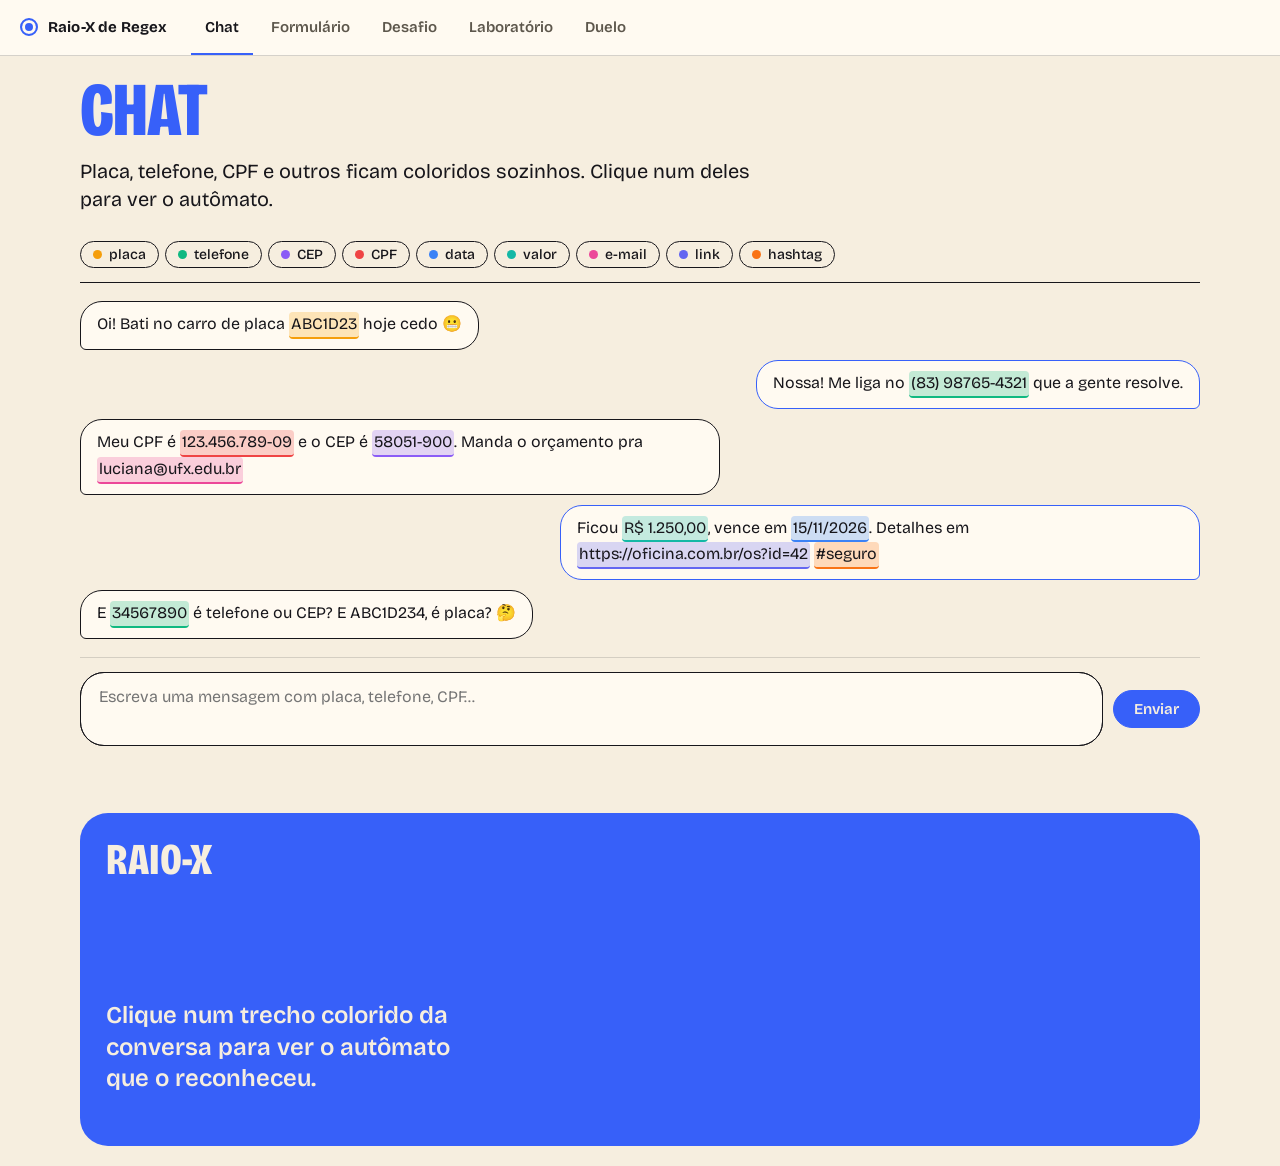
<file: index.html>
<!doctype html>
<html lang="pt-BR">
<head>
  <meta charset="utf-8">
  <meta name="viewport" content="width=device-width, initial-scale=1">
  <title>Raio-X de Regex</title>
  <link rel="preconnect" href="https://fonts.googleapis.com">
  <link rel="preconnect" href="https://fonts.gstatic.com" crossorigin>
  <link href="https://fonts.googleapis.com/css2?family=Atkinson+Hyperlegible+Mono:wght@400;700&family=Bricolage+Grotesque:opsz,wdth,wght@12..96,75..100,400..800&display=swap" rel="stylesheet">
  <link rel="stylesheet" href="src/style.css">
</head>
<body>
  <header class="topo">
    <div class="marca"><span class="logo" aria-hidden="true"></span>Raio-X de Regex</div>
    <nav class="abas" id="abas" role="tablist" aria-label="Abas"></nav>
  </header>
  <main id="conteudo"></main>

  <!-- Motor (cada arquivo pendura suas funções em window.Raio) -->
  <script src="src/parser.js"></script>
  <script src="src/nfa.js"></script>
  <script src="src/backtrack.js"></script>
  <script src="src/explicacao.js"></script>
  <script src="src/dfa.js"></script>
  <script src="src/exemplos.js"></script>
  <script src="src/linguagem.js"></script>
  <script src="src/tabela.js"></script>
  <script src="src/arvore.js"></script>
  <script src="src/contagem.js"></script>
  <!-- Parte 3 (Luciana): aplicações -->
  <script src="src/scanner.js"></script>
  <script src="src/patterns.js"></script>

  <!-- Interface -->
  <script src="src/viz3d.js"></script>
  <script src="src/painel.js"></script>
  <script src="src/duelo.js"></script>
  <script src="src/lab.js"></script>
  <script src="src/raiox.js"></script>
  <script src="src/chat.js"></script>
  <script src="src/form.js"></script>
  <script src="src/desafio.js"></script>
  <script src="src/main.js"></script>
  <script src="src/app.js"></script>
</body>
</html>
</file>
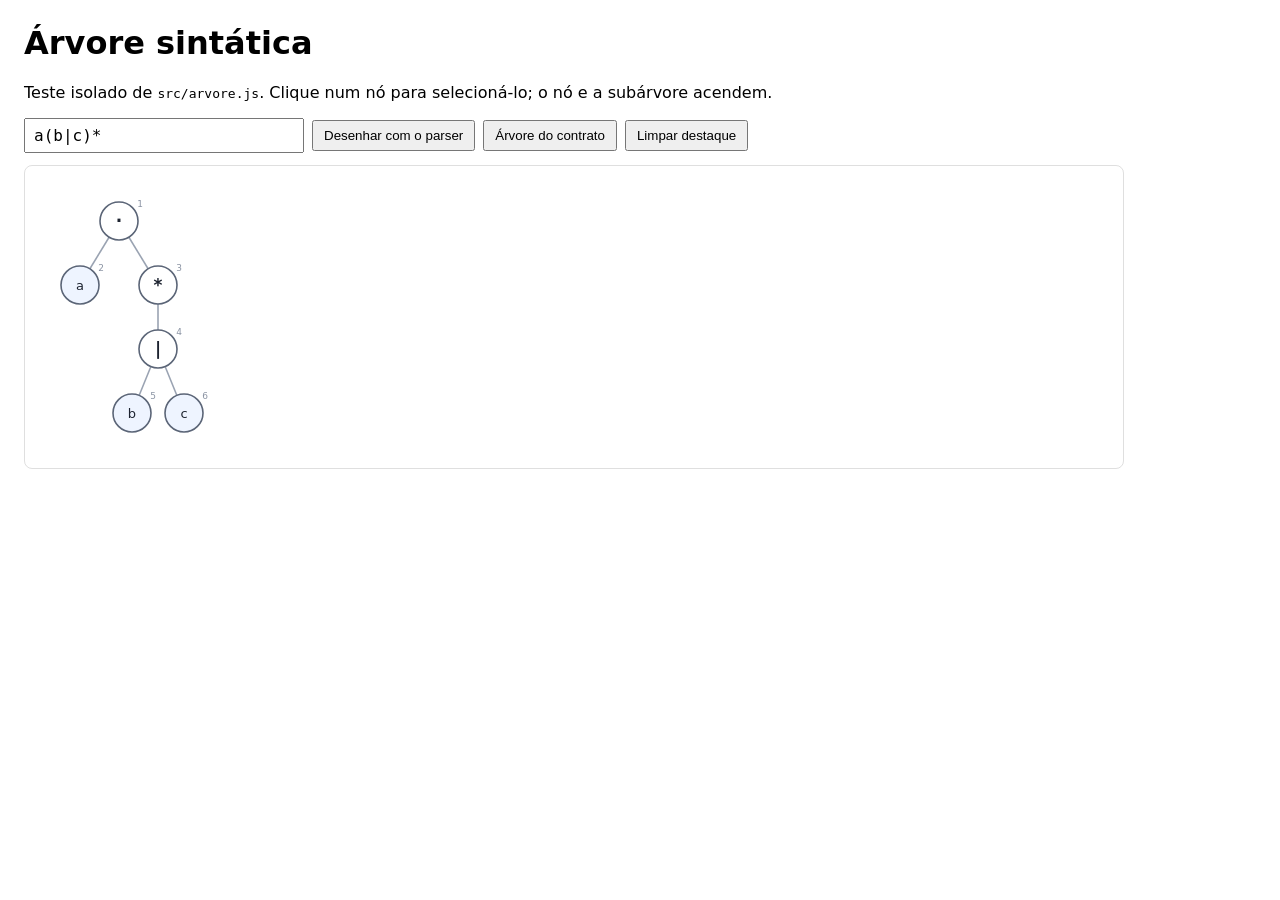
<file: demo-arvore.html>
<!doctype html>
<html lang="pt-BR">
<head>
  <meta charset="utf-8">
  <meta name="viewport" content="width=device-width, initial-scale=1">
  <title>Demo da árvore sintática</title>
  <style>
    :root { color-scheme: light dark; }
    body { font-family: system-ui, sans-serif; margin: 24px; max-width: 1100px; }
    .linha { display: flex; gap: 8px; align-items: center; flex-wrap: wrap; margin-bottom: 12px; }
    input { font: 16px ui-monospace, monospace; padding: 6px 8px; min-width: 260px; }
    button { padding: 6px 10px; }
    #arvore { border: 1px solid #8884; border-radius: 8px; padding: 8px; }
    #saida { font-family: ui-monospace, monospace; margin-top: 12px; white-space: pre-wrap; }
    .erro { color: #d33; }
  </style>
</head>
<body>
  <h1>Árvore sintática</h1>
  <p>Teste isolado de <code>src/arvore.js</code>. Clique num nó para selecioná-lo; o nó e a subárvore acendem.</p>

  <div class="linha">
    <input id="er" value="a(b|c)*" aria-label="Expressão regular">
    <button id="desenhar">Desenhar com o parser</button>
    <button id="exemplo">Árvore do contrato</button>
    <button id="limpar">Limpar destaque</button>
  </div>
  <div id="arvore"></div>
  <div id="saida"></div>

  <script src="src/parser.js"></script>
  <script src="src/dfa.js"></script>
  <script src="src/arvore.js"></script>
  <script>
    // Árvore de a(b|c)* escrita à mão, igual à do docs/CONTRATOS.md.
    const EXEMPLO = {
      id: 1, t: 'cat', trecho: [0, 7],
      a: { id: 2, t: 'char', set: new Set(['a']), trecho: [0, 1] },
      b: { id: 3, t: 'star', trecho: [1, 7],
        a: { id: 4, t: 'alt', trecho: [2, 5],
          a: { id: 5, t: 'char', set: new Set(['b']), trecho: [2, 3] },
          b: { id: 6, t: 'char', set: new Set(['c']), trecho: [4, 5] } } },
    };

    const caixa = document.getElementById('arvore');
    const saida = document.getElementById('saida');
    let arv = null;

    function mostrar(ast, er) {
      arv = Raio.montarArvore(caixa, ast, {
        er,
        aoSelecionar(id, subarvore) {
          arv.destacar(subarvore);
          saida.textContent = `aoSelecionar(${id}) → subárvore: [${subarvore.join(', ')}]`;
        },
      });
      saida.textContent = '';
    }

    document.getElementById('exemplo').onclick = () => {
      document.getElementById('er').value = 'a(b|c)*';
      mostrar(EXEMPLO, 'a(b|c)*');
    };
    document.getElementById('desenhar').onclick = () => {
      const er = document.getElementById('er').value;
      try { mostrar(Raio.parse(er), er); }
      catch (e) { saida.innerHTML = `<span class="erro">${e.message}</span>`; }
    };
    document.getElementById('er').onkeydown = (e) => { if (e.key === 'Enter') document.getElementById('desenhar').click(); };
    document.getElementById('limpar').onclick = () => { arv && arv.destacar([]); saida.textContent = ''; };

    mostrar(EXEMPLO, 'a(b|c)*');
  </script>
</body>
</html>
</file>
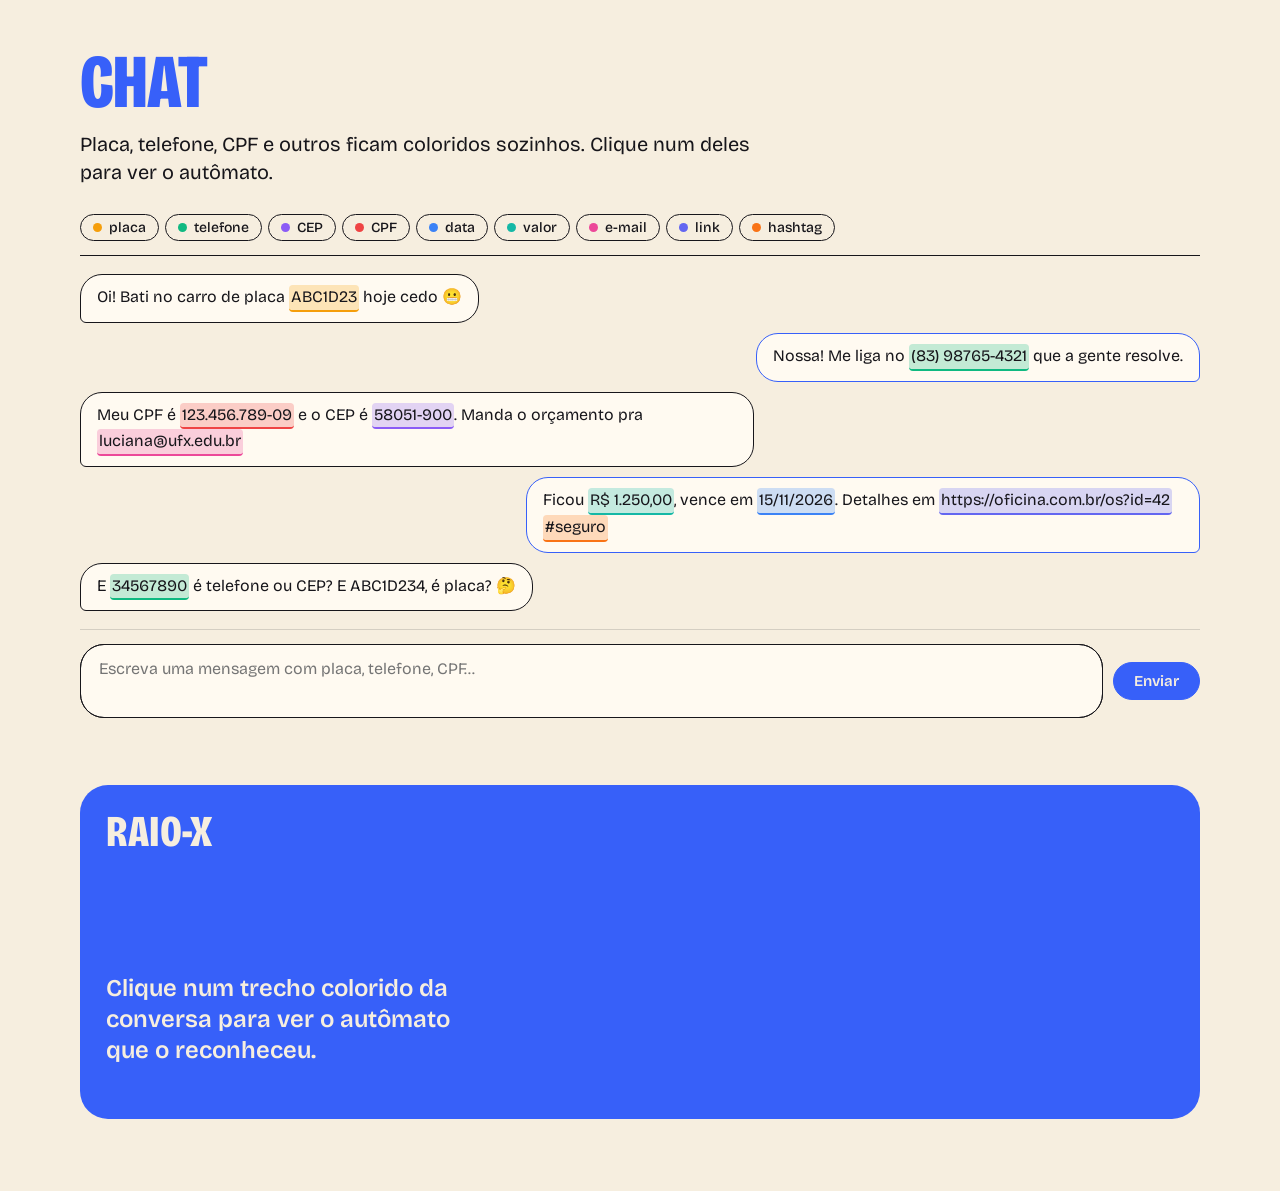
<file: demo-chat.html>
<!doctype html>
<html lang="pt-BR">
<head>
  <meta charset="utf-8">
  <meta name="viewport" content="width=device-width, initial-scale=1">
  <title>Chat · Raio-X Regex</title>
  <link rel="preconnect" href="https://fonts.googleapis.com">
  <link rel="preconnect" href="https://fonts.gstatic.com" crossorigin>
  <link href="https://fonts.googleapis.com/css2?family=Atkinson+Hyperlegible+Mono:wght@400;700&family=Bricolage+Grotesque:opsz,wdth,wght@12..96,75..100,400..800&display=swap" rel="stylesheet">
  <style>
    :root { color-scheme: light; }
    body { margin: 0; padding: 48px 20px; background: #f6eedf; color: #17161b; }
    @media (prefers-color-scheme: dark) {
      :root:not([data-tema="claro"]) { color-scheme: dark; }
      :root:not([data-tema="claro"]) body { background: #17161b; color: #f6eedf; }
    }
    #log { font: 14px ui-monospace, monospace; margin: 24px auto 0; max-width: 1120px; opacity: 0.6; }
    #log.erro { color: #c2261d; opacity: 1; white-space: pre-wrap; }
  </style>
</head>
<body>
  <main id="aba"></main>
  <div id="log"></div>

  <!-- Motor (Partes 1 e 2) -->
  <script src="src/parser.js"></script>
  <script src="src/nfa.js"></script>
  <script src="src/dfa.js"></script>
  <script src="src/exemplos.js"></script>
  <!-- Desenho 3D (Parte 4, do Pierre). Se o arquivo ainda não existir, o raio-x usa a fita 2D. -->
  <script src="src/viz3d.js"></script>
  <!-- Parte 3 (Luciana) -->
  <script src="src/scanner.js"></script>
  <script src="src/patterns.js"></script>
  <script src="src/contagem.js"></script>
  <script src="src/raiox.js"></script>
  <script src="src/chat.js"></script>
  <script>
    // Enquanto o main.js não existe, a página liga o motor aqui mesmo:
    // ER → árvore → AFN → AFD → AFD mínimo.
    const compilar = (er) => Raio.minimizar(Raio.afnParaAFD(Raio.construirAFN(Raio.parse(er))));
    const log = document.getElementById('log');
    try {
      Raio.montarChat(document.getElementById('aba'), {
        varrer: Raio.varrer, compilar,
        aoClicar(padrao, trecho) { log.textContent = 'aoClicar(' + padrao.nome + ', "' + trecho + '")'; },
      });
    } catch (e) {
      log.className = 'erro';
      log.textContent = String(e.stack || e);
    }
  </script>
</body>
</html>
</file>
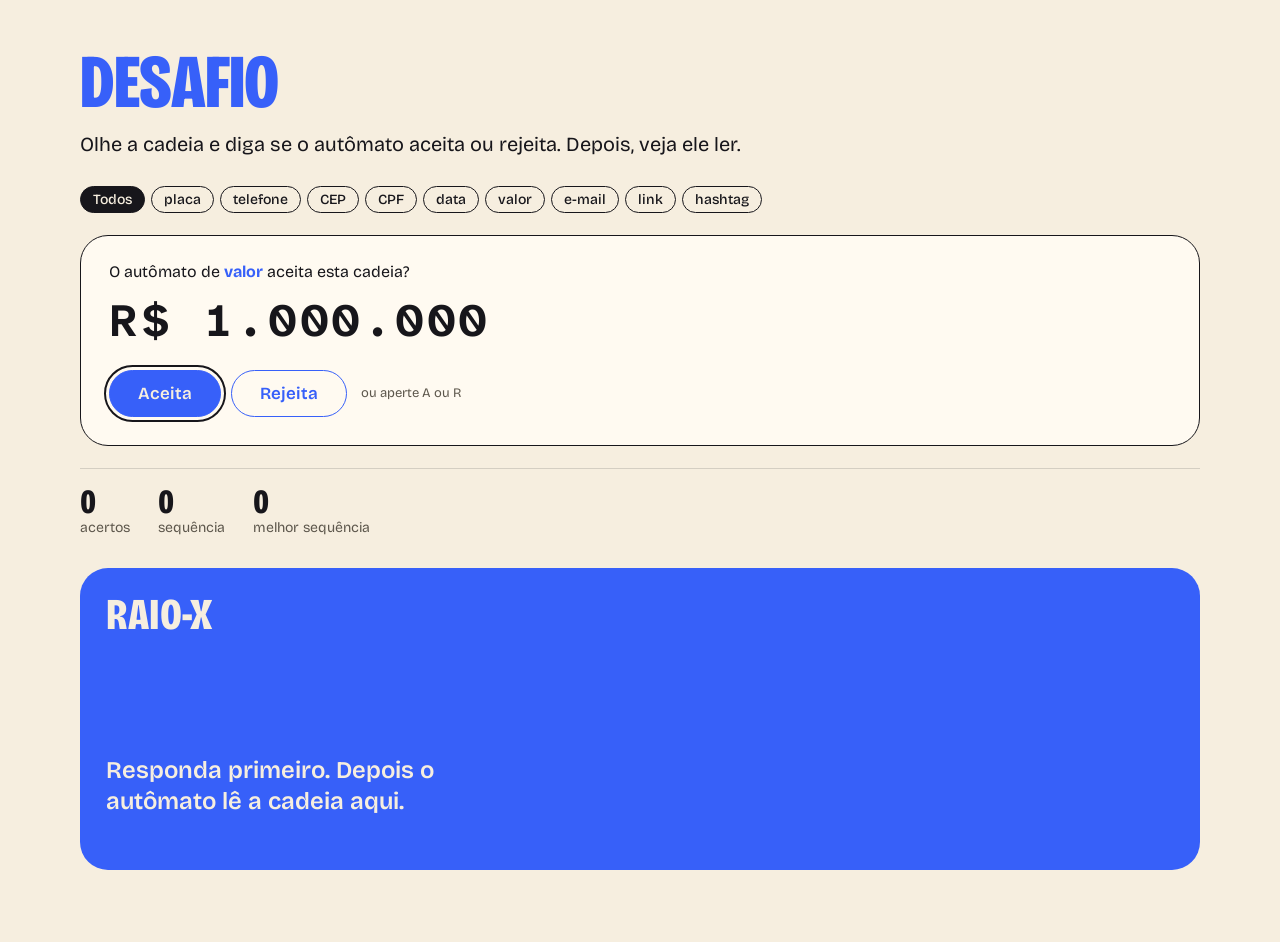
<file: demo-desafio.html>
<!doctype html>
<html lang="pt-BR">
<head>
  <meta charset="utf-8">
  <meta name="viewport" content="width=device-width, initial-scale=1">
  <title>Desafio · Raio-X Regex</title>
  <link rel="preconnect" href="https://fonts.googleapis.com">
  <link rel="preconnect" href="https://fonts.gstatic.com" crossorigin>
  <link href="https://fonts.googleapis.com/css2?family=Atkinson+Hyperlegible+Mono:wght@400;700&family=Bricolage+Grotesque:opsz,wdth,wght@12..96,75..100,400..800&display=swap" rel="stylesheet">
  <style>
    :root { color-scheme: light; }
    body { margin: 0; padding: 48px 20px; background: #f6eedf; color: #17161b; }
    @media (prefers-color-scheme: dark) {
      :root:not([data-tema="claro"]) { color-scheme: dark; }
      :root:not([data-tema="claro"]) body { background: #17161b; color: #f6eedf; }
    }
    #log { font: 14px ui-monospace, monospace; margin: 24px auto 0; max-width: 1120px; opacity: 0.6; }
    #log.erro { color: #c2261d; opacity: 1; white-space: pre-wrap; }
  </style>
</head>
<body>
  <main id="aba"></main>
  <div id="log"></div>

  <!-- Motor (Partes 1 e 2) -->
  <script src="src/parser.js"></script>
  <script src="src/nfa.js"></script>
  <script src="src/dfa.js"></script>
  <script src="src/exemplos.js"></script>
  <!-- Desenho 3D (Parte 4, do Pierre). Se o arquivo ainda não existir, o raio-x usa a fita 2D. -->
  <script src="src/viz3d.js"></script>
  <!-- Parte 3 (Luciana) -->
  <script src="src/scanner.js"></script>
  <script src="src/patterns.js"></script>
  <script src="src/contagem.js"></script>
  <script src="src/raiox.js"></script>
  <script src="src/desafio.js"></script>
  <script>
    // Enquanto o main.js não existe, a página liga o motor aqui mesmo:
    // ER → árvore → AFN → AFD → AFD mínimo.
    const compilar = (er) => Raio.minimizar(Raio.afnParaAFD(Raio.construirAFN(Raio.parse(er))));
    const log = document.getElementById('log');
    try {
      Raio.montarDesafio(document.getElementById('aba'), {
        gerarExemplos: Raio.gerarExemplos, executarAFD: Raio.executarAFD, compilar,
      });
    } catch (e) {
      log.className = 'erro';
      log.textContent = String(e.stack || e);
    }
  </script>
</body>
</html>
</file>
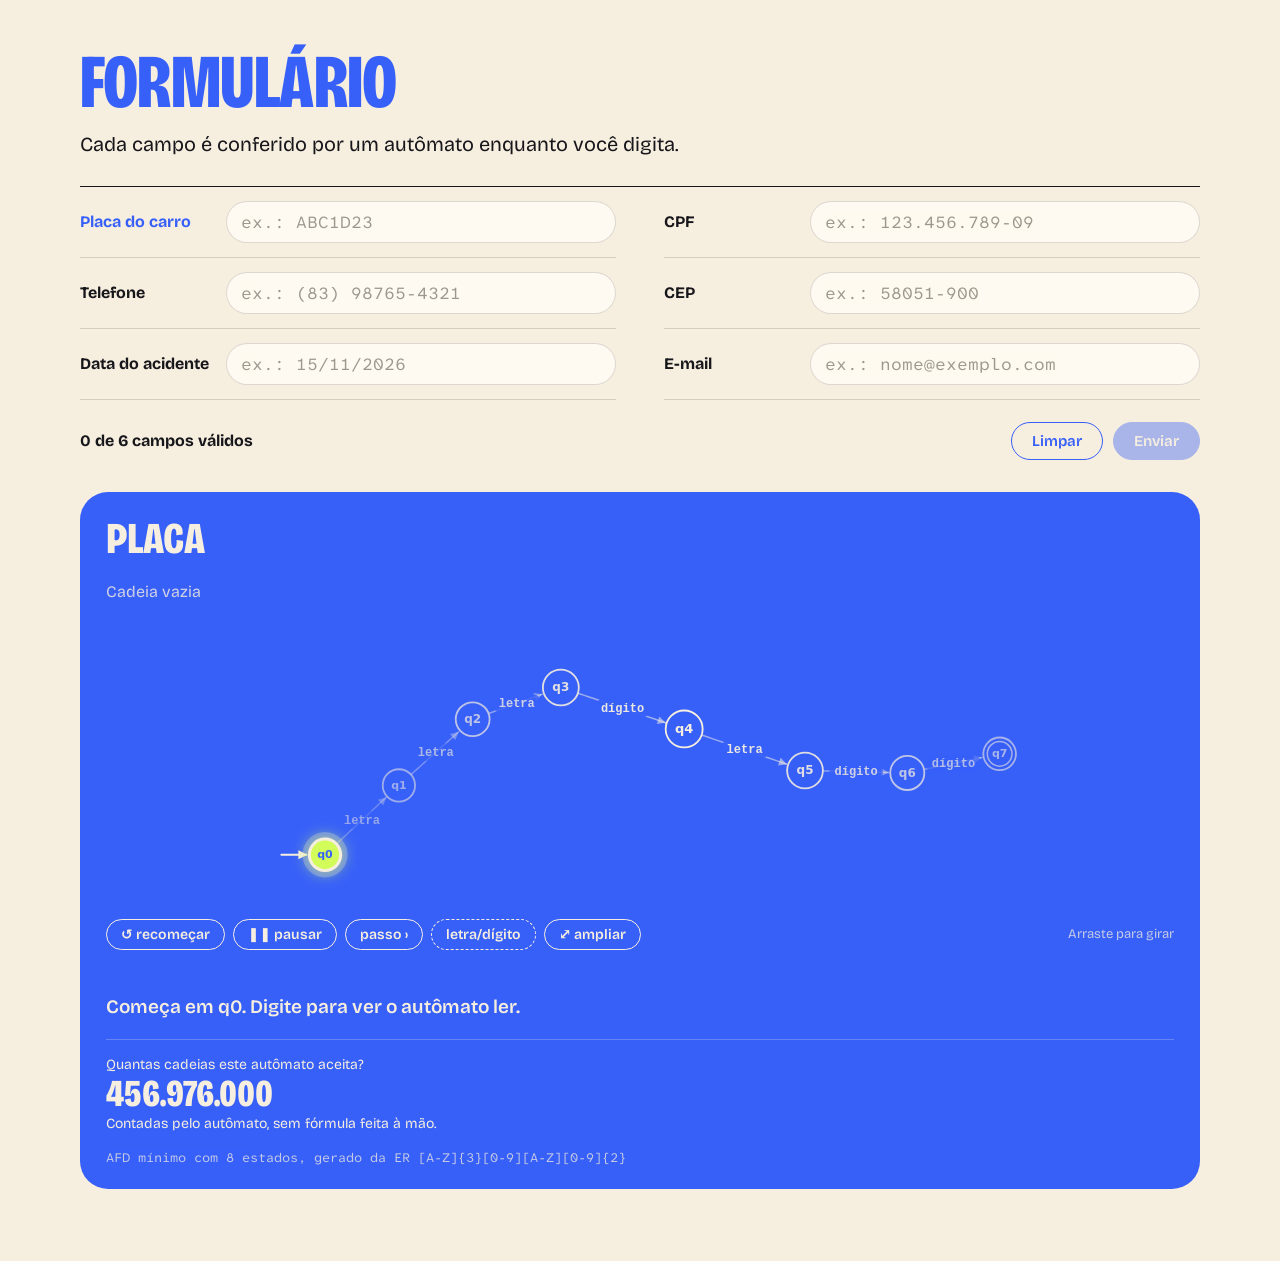
<file: demo-form.html>
<!doctype html>
<html lang="pt-BR">
<head>
  <meta charset="utf-8">
  <meta name="viewport" content="width=device-width, initial-scale=1">
  <title>Formulário · Raio-X Regex</title>
  <link rel="preconnect" href="https://fonts.googleapis.com">
  <link rel="preconnect" href="https://fonts.gstatic.com" crossorigin>
  <link href="https://fonts.googleapis.com/css2?family=Atkinson+Hyperlegible+Mono:wght@400;700&family=Bricolage+Grotesque:opsz,wdth,wght@12..96,75..100,400..800&display=swap" rel="stylesheet">
  <style>
    :root { color-scheme: light; }
    body { margin: 0; padding: 48px 20px; background: #f6eedf; color: #17161b; }
    @media (prefers-color-scheme: dark) {
      :root:not([data-tema="claro"]) { color-scheme: dark; }
      :root:not([data-tema="claro"]) body { background: #17161b; color: #f6eedf; }
    }
    #log { font: 14px ui-monospace, monospace; margin: 24px auto 0; max-width: 1120px; opacity: 0.6; }
    #log.erro { color: #c2261d; opacity: 1; white-space: pre-wrap; }
  </style>
</head>
<body>
  <main id="aba"></main>
  <div id="log"></div>

  <!-- Motor (Partes 1 e 2) -->
  <script src="src/parser.js"></script>
  <script src="src/nfa.js"></script>
  <script src="src/dfa.js"></script>
  <script src="src/exemplos.js"></script>
  <!-- Desenho 3D (Parte 4, do Pierre). Se o arquivo ainda não existir, o raio-x usa a fita 2D. -->
  <script src="src/viz3d.js"></script>
  <!-- Parte 3 (Luciana) -->
  <script src="src/scanner.js"></script>
  <script src="src/patterns.js"></script>
  <script src="src/contagem.js"></script>
  <script src="src/raiox.js"></script>
  <script src="src/form.js"></script>
  <script>
    // Enquanto o main.js não existe, a página liga o motor aqui mesmo:
    // ER → árvore → AFN → AFD → AFD mínimo.
    const compilar = (er) => Raio.minimizar(Raio.afnParaAFD(Raio.construirAFN(Raio.parse(er))));
    const log = document.getElementById('log');
    try {
      Raio.montarForm(document.getElementById('aba'), { executarAFD: Raio.executarAFD, compilar });
    } catch (e) {
      log.className = 'erro';
      log.textContent = String(e.stack || e);
    }
  </script>
</body>
</html>
</file>
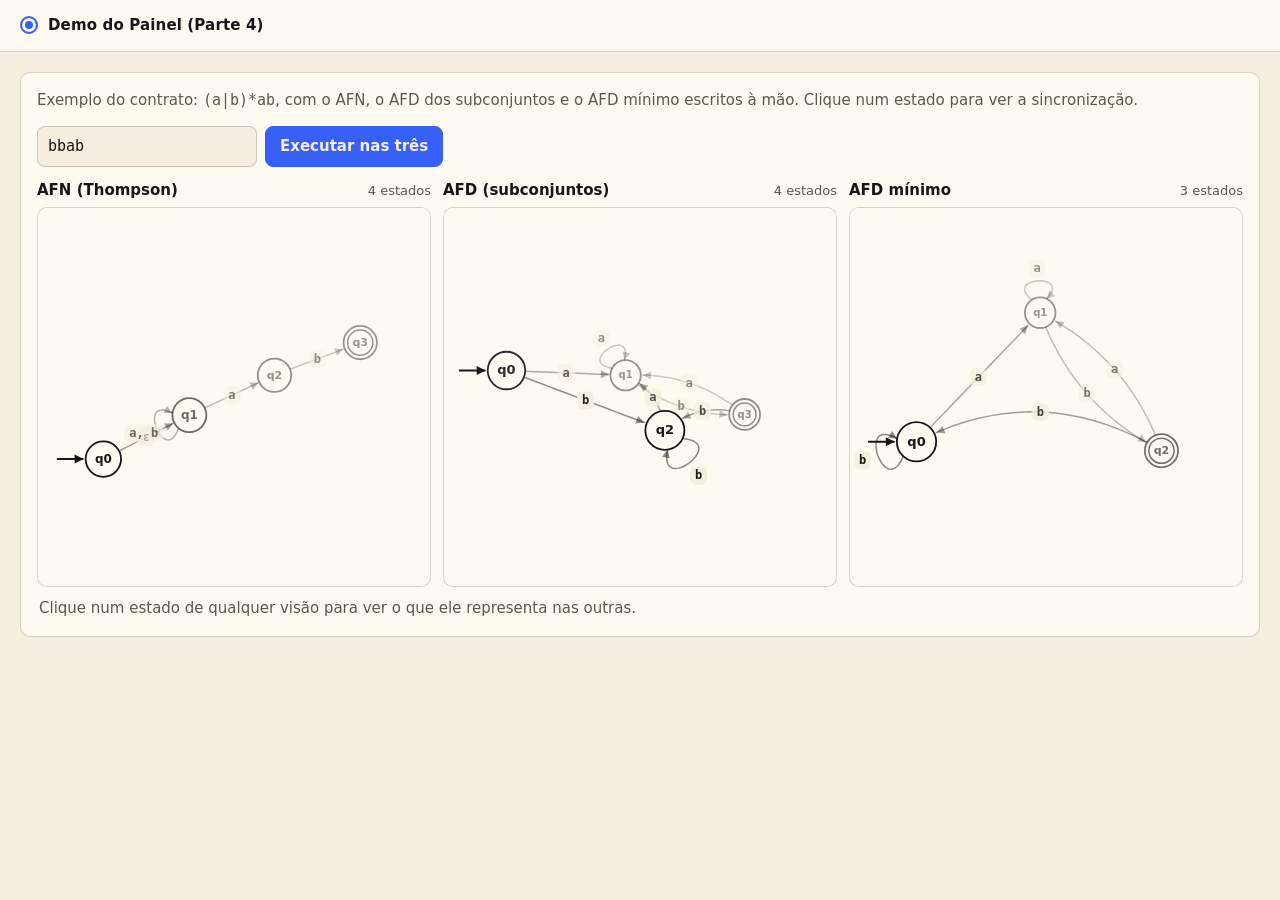
<file: demo-painel.html>
<!doctype html>
<html lang="pt-BR">
<head>
  <meta charset="utf-8">
  <meta name="viewport" content="width=device-width, initial-scale=1">
  <title>Demo do Painel</title>
  <link rel="stylesheet" href="src/style.css">
  <style>
    .linha { display: flex; gap: 8px; margin-bottom: 12px; flex-wrap: wrap; align-items: center; }
    .linha input { width: 220px; }
    .resultado { font-weight: 600; }
  </style>
</head>
<body>
  <header class="topo"><div class="marca"><span class="logo" aria-hidden="true"></span>Demo do Painel (Parte 4)</div></header>
  <main>
    <section class="cartao">
      <p class="mudo" style="margin-top:0">
        Exemplo do contrato: <code>(a|b)*ab</code>, com o AFN, o AFD dos subconjuntos e o AFD mínimo escritos à mão.
        Clique num estado para ver a sincronização.
      </p>
      <div class="linha">
        <input id="cadeia" class="mono" value="bbab" aria-label="Cadeia">
        <button class="botao primario" id="rodar">Executar nas três</button>
        <span class="resultado" id="resultado"></span>
      </div>
      <div id="painel"></div>
    </section>
  </main>

  <script src="src/parser.js"></script>
  <script src="src/nfa.js"></script>
  <script src="src/viz3d.js"></script>
  <script src="src/painel.js"></script>
  <script>
    const S = (...x) => new Set(x);
    const M = (o) => new Map(Object.entries(o));

    const afn = {
      n: 4, start: 0, accept: 3,
      trans: [
        { eps: [1], mov: [] },
        { eps: [], mov: [{ set: S('a', 'b'), to: 1 }, { set: S('a'), to: 2 }] },
        { eps: [], mov: [{ set: S('b'), to: 3 }] },
        { eps: [], mov: [] },
      ],
    };
    const afd = {
      n: 4, start: 0, aceita: S(3),
      trans: [M({ a: 1, b: 2 }), M({ a: 1, b: 3 }), M({ a: 1, b: 2 }), M({ a: 1, b: 2 })],
      subconjuntos: [[0, 1], [1, 2], [1], [1, 3]],
    };
    const min = {
      n: 3, start: 0, aceita: S(2),
      trans: [M({ a: 1, b: 0 }), M({ a: 1, b: 2 }), M({ a: 1, b: 0 })],
      classes: [[0, 2], [1], [3]],
    };

    const painel = Raio.montarPainel(document.getElementById('painel'), { afn, afd, min, ast: null });
    document.getElementById('rodar').onclick = async () => {
      const cadeia = document.getElementById('cadeia').value;
      const out = document.getElementById('resultado');
      out.textContent = '';
      const r = await painel.executar(cadeia);
      const fala = (b) => (b ? 'aceita' : 'rejeita');
      out.textContent = `AFN ${fala(r.afn)} · AFD ${fala(r.afd)} · mínimo ${fala(r.min)}`;
    };
  </script>
</body>
</html>
</file>
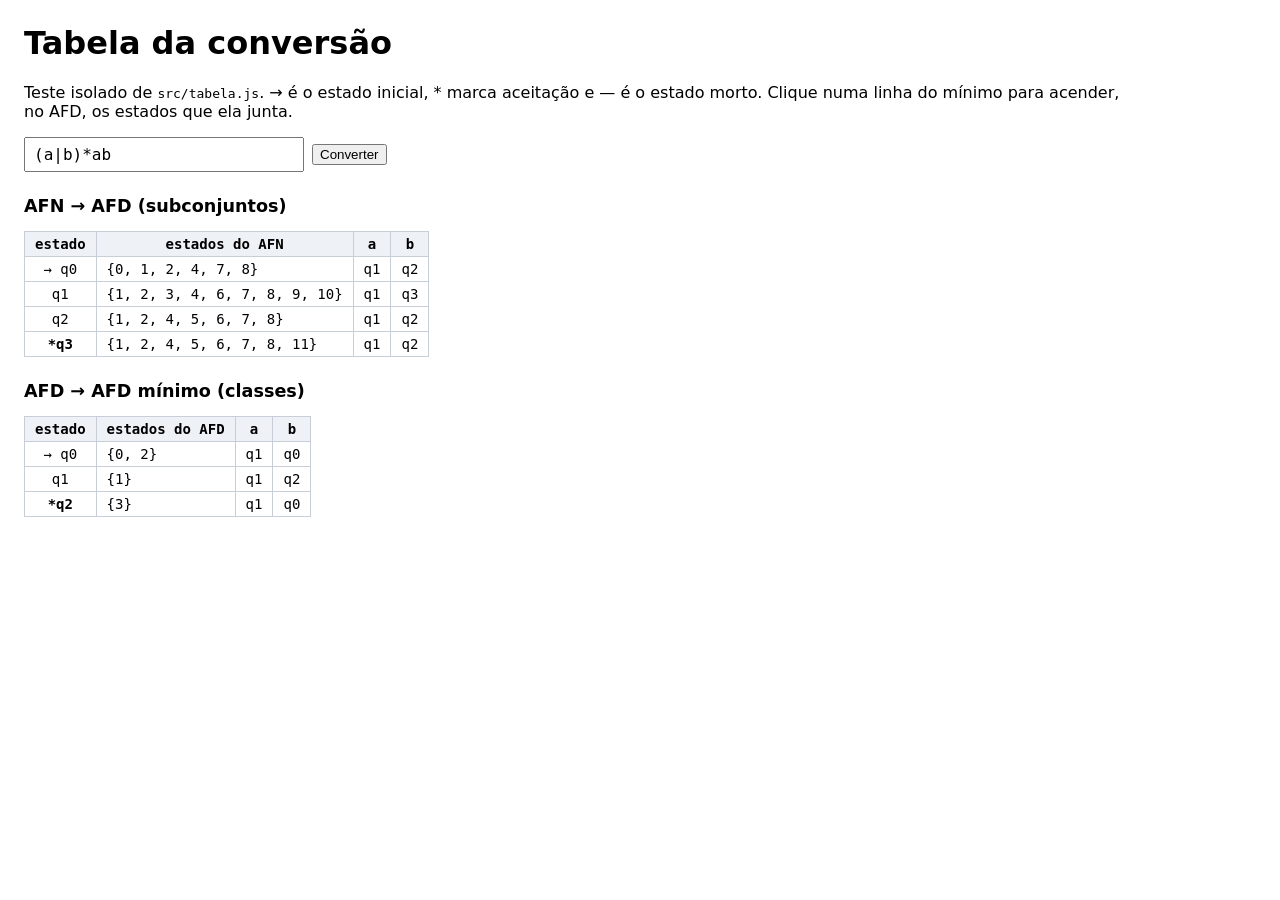
<file: demo-tabela.html>
<!doctype html>
<html lang="pt-BR">
<head>
  <meta charset="utf-8">
  <meta name="viewport" content="width=device-width, initial-scale=1">
  <title>Demo da tabela de conversão</title>
  <style>
    :root { color-scheme: light dark; }
    body { font-family: system-ui, sans-serif; margin: 24px; max-width: 1100px; }
    .linha { display: flex; gap: 8px; align-items: center; flex-wrap: wrap; margin-bottom: 12px; }
    input { font: 16px ui-monospace, monospace; padding: 6px 8px; min-width: 260px; }
    h2 { font-size: 1.1rem; margin-top: 24px; }
    .erro { color: #d33; }
  </style>
</head>
<body>
  <h1>Tabela da conversão</h1>
  <p>Teste isolado de <code>src/tabela.js</code>. → é o estado inicial, * marca aceitação e — é o estado morto.
    Clique numa linha do mínimo para acender, no AFD, os estados que ela junta.</p>
  <div class="linha">
    <input id="er" value="(a|b)*ab" aria-label="Expressão regular">
    <button id="ir">Converter</button>
    <span id="erro" class="erro"></span>
  </div>
  <h2>AFN → AFD (subconjuntos)</h2>
  <div id="t-afd"></div>
  <h2>AFD → AFD mínimo (classes)</h2>
  <div id="t-min"></div>

  <script src="src/parser.js"></script>
  <script src="src/nfa.js"></script>
  <script src="src/dfa.js"></script>
  <script src="src/tabela.js"></script>
  <script>
    function converter() {
      const er = document.getElementById('er').value;
      document.getElementById('erro').textContent = '';
      try {
        const afd = Raio.afnParaAFD(Raio.construirAFN(Raio.parse(er)));
        const min = Raio.minimizar(afd);
        const tAfd = Raio.montarTabela(document.getElementById('t-afd'), afd);
        const tMin = Raio.montarTabela(document.getElementById('t-min'), min, {
          aoSelecionar(q) { tMin.destacar([q]); tAfd.destacar(min.classes[q]); },
        });
      } catch (e) { document.getElementById('erro').textContent = e.message; }
    }
    document.getElementById('ir').onclick = converter;
    document.getElementById('er').onkeydown = (e) => { if (e.key === 'Enter') converter(); };
    converter();
  </script>
</body>
</html>
</file>
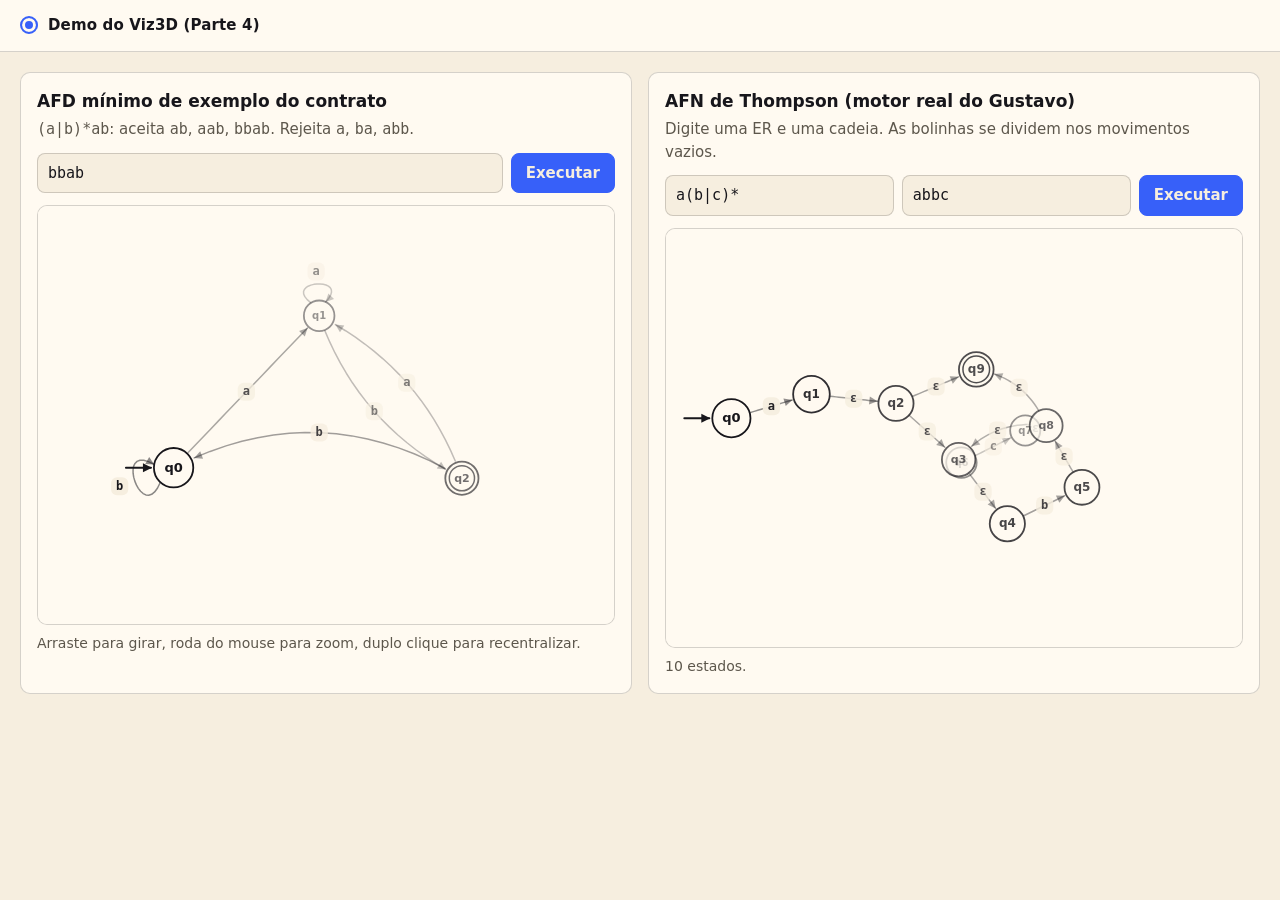
<file: demo-viz.html>
<!doctype html>
<html lang="pt-BR">
<head>
  <meta charset="utf-8">
  <meta name="viewport" content="width=device-width, initial-scale=1">
  <title>Demo Viz3D</title>
  <link rel="stylesheet" href="src/style.css">
  <style>
    .grade { display: grid; grid-template-columns: repeat(auto-fit, minmax(380px, 1fr)); gap: 16px; }
    .cartao h2 { margin: 0 0 4px; font-size: 17px; }
    .cartao p { margin: 0 0 12px; }
    .linha { display: flex; gap: 8px; margin-bottom: 12px; flex-wrap: wrap; }
    .linha input { flex: 1; }
    .status { min-height: 1.5em; margin-top: 8px; font-size: 14px; }
    @media (max-width: 640px) { .grade { grid-template-columns: 1fr; } }
  </style>
</head>
<body>
  <header class="topo"><div class="marca"><span class="logo" aria-hidden="true"></span>Demo do Viz3D (Parte 4)</div></header>
  <main>
    <div class="grade">
      <section class="cartao">
        <h2>AFD mínimo de exemplo do contrato</h2>
        <p class="mudo"><code>(a|b)*ab</code>: aceita <code>ab</code>, <code>aab</code>, <code>bbab</code>. Rejeita <code>a</code>, <code>ba</code>, <code>abb</code>.</p>
        <div class="linha">
          <input id="cadeia-afd" class="mono" value="bbab" aria-label="Cadeia para o AFD">
          <button class="botao primario" id="rodar-afd">Executar</button>
        </div>
        <canvas class="viz" id="viz-afd"></canvas>
        <div class="status mudo" id="status-afd">Arraste para girar, roda do mouse para zoom, duplo clique para recentralizar.</div>
      </section>

      <section class="cartao">
        <h2>AFN de Thompson (motor real do Gustavo)</h2>
        <p class="mudo">Digite uma ER e uma cadeia. As bolinhas se dividem nos movimentos vazios.</p>
        <div class="linha">
          <input id="er" class="mono" value="a(b|c)*" aria-label="Expressão regular">
          <input id="cadeia-afn" class="mono" value="abbc" aria-label="Cadeia para o AFN">
          <button class="botao primario" id="rodar-afn">Executar</button>
        </div>
        <canvas class="viz" id="viz-afn"></canvas>
        <div class="status mudo" id="status-afn"></div>
      </section>
    </div>
  </main>

  <script src="src/parser.js"></script>
  <script src="src/nfa.js"></script>
  <script src="src/viz3d.js"></script>
  <script>
    const { Viz3D, parse, construirAFN, grafoAFN, tracoAFN } = window.Raio;
    const $ = (id) => document.getElementById(id);

    // ----- AFD do contrato (escrito à mão) -----
    const afd = {
      n: 3, start: 0, aceita: new Set([2]),
      trans: [new Map([['a', 1], ['b', 0]]), new Map([['a', 1], ['b', 2]]), new Map([['a', 1], ['b', 0]])],
    };
    const grafoAfd = {
      states: [
        { id: 0, label: 'q0', start: true, accept: false },
        { id: 1, label: 'q1', start: false, accept: false },
        { id: 2, label: 'q2', start: false, accept: true },
      ],
      edges: [
        { from: 0, to: 1, label: 'a' }, { from: 0, to: 0, label: 'b' },
        { from: 1, to: 1, label: 'a' }, { from: 1, to: 2, label: 'b' },
        { from: 2, to: 1, label: 'a' }, { from: 2, to: 0, label: 'b' },
      ],
    };
    // Substituto provisório do executarAFD da Sofia, no formato do contrato.
    function executarAFDProvisorio(afd, cadeia) {
      const caminho = [afd.start];
      const chars = Array.from(cadeia);
      for (let i = 0; i < chars.length; i++) {
        const q = caminho[caminho.length - 1];
        const p = afd.trans[q].get(chars[i]);
        if (p === undefined) return { caminho, morreuEm: i, aceita: false, esperado: [...afd.trans[q].keys()] };
        caminho.push(p);
      }
      const fim = caminho[caminho.length - 1];
      return { caminho, morreuEm: -1, aceita: afd.aceita.has(fim), esperado: [...afd.trans[fim].keys()] };
    }

    const vizAfd = new Viz3D($('viz-afd'), {
      aoClicarEstado: (id) => {
        vizAfd.setDestacados(id == null ? [] : [id]);
        $('status-afd').textContent = id == null ? '' : `Clicou em q${id}.`;
      },
    });
    vizAfd.setGrafo(grafoAfd);
    $('rodar-afd').onclick = () => {
      const cadeia = $('cadeia-afd').value;
      vizAfd.animar(Viz3D.fasesAFD(executarAFDProvisorio(afd, cadeia), afd, cadeia));
    };

    // ----- AFN real -----
    let afn = null;
    const vizAfn = new Viz3D($('viz-afn'), {
      aoClicarEstado: (id) => {
        vizAfn.setDestacados(id == null ? [] : [id]);
        $('status-afn').textContent = id == null ? '' : `Clicou em q${id}.`;
      },
    });
    function compilar() {
      try {
        afn = construirAFN(parse($('er').value));
        vizAfn.setGrafo(grafoAFN(afn));
        $('status-afn').textContent = `${afn.n} estados.`;
        return true;
      } catch (e) {
        afn = null;
        vizAfn.setGrafo({ states: [], edges: [] });
        $('status-afn').textContent = e.message;
        return false;
      }
    }
    $('er').addEventListener('input', compilar);
    $('rodar-afn').onclick = () => {
      if (!afn && !compilar()) return;
      const cadeia = $('cadeia-afn').value;
      vizAfn.animar(Viz3D.fasesAFN(tracoAFN(afn, cadeia), afn, cadeia));
    };
    compilar();
  </script>
</body>
</html>
</file>
<file: src/style.css>
/* Estilo base do Raio-X de Regex. As cores ficam em variáveis para o modo claro/escuro.
   Paleta do grupo (escolhida pela Luciana): creme #f6eedf, azul #3760f9, tinta #17161b e lima #d2fc59. */

:root {
  --fundo: #f6eedf;
  --superficie: #fffaf1;
  --borda: #17161b2e;
  --texto: #17161b;
  --mudo: #5d574c;
  --primaria: #3760f9;
  --primaria-texto: #f6eedf;
  --erro: #c2261d;
  --raio: 10px;

  --viz-fundo: #fffaf1;
  --viz-no: #fffaf1;
  --viz-borda: #17161b;
  --viz-texto: #17161b;
  --viz-aresta: #17161b80;
  --viz-rotulo: #17161b;
  --viz-rotulo-fundo: #f6eedf;
  --viz-ativo: #3760f9;
  --viz-destaque: #17161b;
  --viz-morto: #c2261d;
  --viz-legenda-fundo: rgba(255, 250, 241, 0.92);

  color-scheme: light;
}

@media (prefers-color-scheme: dark) {
  :root:not([data-tema="claro"]) {
    --fundo: #17161b;
    --superficie: #211f27;
    --borda: #f6eedf2e;
    --texto: #f6eedf;
    --mudo: #b9b1a3;
    --primaria: #3760f9;
    --primaria-texto: #f6eedf;
    --erro: #ff8a7a;

    --viz-fundo: #211f27;
    --viz-no: #211f27;
    --viz-borda: #f6eedf;
    --viz-texto: #f6eedf;
    --viz-aresta: #f6eedf80;
    --viz-rotulo: #f6eedf;
    --viz-rotulo-fundo: #17161b;
    --viz-ativo: #d2fc59;
    --viz-destaque: #3760f9;
    --viz-morto: #ff8a7a;
    --viz-legenda-fundo: rgba(23, 22, 27, 0.88);

    color-scheme: dark;
  }
}

:root[data-tema="escuro"] {
  --fundo: #17161b;
  --superficie: #211f27;
  --borda: #f6eedf2e;
  --texto: #f6eedf;
  --mudo: #b9b1a3;
  --primaria: #3760f9;
  --primaria-texto: #f6eedf;
  --erro: #ff8a7a;

  --viz-fundo: #211f27;
  --viz-no: #211f27;
  --viz-borda: #f6eedf;
  --viz-texto: #f6eedf;
  --viz-aresta: #f6eedf80;
  --viz-rotulo: #f6eedf;
  --viz-rotulo-fundo: #17161b;
  --viz-ativo: #d2fc59;
  --viz-destaque: #3760f9;
  --viz-morto: #ff8a7a;
  --viz-legenda-fundo: rgba(23, 22, 27, 0.88);

  color-scheme: dark;
}

* { box-sizing: border-box; }

html, body { margin: 0; }

body {
  background: var(--fundo);
  color: var(--texto);
  font: 15px/1.5 "Bricolage Grotesque", system-ui, -apple-system, "Segoe UI", Roboto, sans-serif;
  min-height: 100vh;
}

code, pre, kbd, input.mono { font-family: ui-monospace, SFMono-Regular, Menlo, Consolas, monospace; }

/* ----- Topo e abas ----- */

.topo {
  position: sticky;
  top: 0;
  z-index: 10;
  display: flex;
  align-items: center;
  gap: 24px;
  padding: 0 20px;
  background: var(--superficie);
  border-bottom: 1px solid var(--borda);
  flex-wrap: wrap;
}

.marca {
  display: flex;
  align-items: center;
  gap: 10px;
  font-weight: 700;
  letter-spacing: 0.01em;
  padding: 14px 0;
}

.logo {
  width: 18px;
  height: 18px;
  border-radius: 50%;
  border: 2px solid var(--primaria);
  box-shadow: inset 0 0 0 3px var(--superficie), inset 0 0 0 9px var(--primaria);
}

.abas { display: flex; gap: 4px; overflow-x: auto; }

.aba {
  appearance: none;
  border: 0;
  background: none;
  color: var(--mudo);
  font: inherit;
  font-weight: 600;
  padding: 16px 14px 14px;
  border-bottom: 2px solid transparent;
  cursor: pointer;
  white-space: nowrap;
}

.aba:hover { color: var(--texto); }
.aba[aria-selected="true"] { color: var(--texto); border-bottom-color: var(--primaria); }
.aba:focus-visible { outline: 2px solid var(--primaria); outline-offset: -2px; border-radius: 6px; }

main { padding: 20px; max-width: 1400px; margin: 0 auto; }

/* ----- Blocos comuns (as abas podem usar) ----- */

.cartao {
  background: var(--superficie);
  border: 1px solid var(--borda);
  border-radius: var(--raio);
  padding: 16px;
}

.vazio {
  background: var(--superficie);
  border: 1px dashed var(--borda);
  border-radius: var(--raio);
  padding: 40px 24px;
  text-align: center;
}
.vazio h2 { margin: 0 0 8px; }
.vazio.erro { border-color: var(--erro); text-align: left; }
.vazio pre { white-space: pre-wrap; color: var(--erro); font-size: 13px; }

.mudo { color: var(--mudo); }

input[type="text"], input:not([type]) {
  font: inherit;
  color: var(--texto);
  background: var(--fundo);
  border: 1px solid var(--borda);
  border-radius: 8px;
  padding: 8px 10px;
  min-width: 0;
}
input:focus-visible { outline: 2px solid var(--primaria); outline-offset: 0; border-color: transparent; }

button.botao {
  font: inherit;
  font-weight: 600;
  border: 1px solid var(--borda);
  background: var(--superficie);
  color: var(--texto);
  border-radius: 8px;
  padding: 8px 14px;
  cursor: pointer;
}
button.botao.primario { background: var(--primaria); border-color: var(--primaria); color: var(--primaria-texto); }
button.botao:hover { filter: brightness(1.06); }
button.botao:focus-visible { outline: 2px solid var(--primaria); outline-offset: 2px; }

/* ----- Canvas do 3D ----- */

.viz {
  display: block;
  width: 100%;
  height: 420px;
  border-radius: var(--raio);
  border: 1px solid var(--borda);
  background: var(--viz-fundo);
  cursor: grab;
}
.viz:active { cursor: grabbing; }

@media (max-width: 640px) {
  .topo { padding: 0 16px; gap: 8px; }
  main { padding: 16px; }
  .viz { height: 320px; }
}

/* ----- Painel com as três visões (painel.js) ----- */

.painel3-visoes {
  display: grid;
  grid-template-columns: repeat(3, minmax(0, 1fr));
  gap: 12px;
}

.painel3-visao header {
  display: flex;
  align-items: baseline;
  justify-content: space-between;
  gap: 8px;
  margin-bottom: 6px;
}
.painel3-visao h3 { margin: 0; font-size: 15px; }
.painel3-contagem { font-size: 13px; }
.painel3-visao .viz { height: 380px; }

.painel3-info { margin: 10px 2px 0; min-height: 1.5em; }

@media (max-width: 1000px) {
  .painel3-visoes { grid-template-columns: 1fr; }
  .painel3-visao .viz { height: 320px; }
}

/* ----- Aba Laboratório ----- */

.lab { max-width: 1240px; margin: 0 auto; padding: 20px; display: grid; gap: 16px; }
.lab h2, .lab h3 { margin: 0 0 6px; }
.lab h3 { font-size: 16px; }
.lab-secao { display: grid; gap: 10px; }
.lab-linha { display: flex; flex-wrap: wrap; gap: 10px; align-items: center; }
.lab input.mono { font-size: 15px; padding: 8px 10px; border: 1px solid var(--borda); border-radius: 8px; background: var(--fundo); color: var(--texto); }
.lab-er { flex: 1; min-width: 240px; }
.lab-cadeia { flex: 1; min-width: 200px; }
.lab button { font: inherit; padding: 7px 13px; border-radius: 8px; border: 1px solid var(--borda); background: var(--superficie); color: var(--texto); cursor: pointer; }
.lab button:hover:not(:disabled) { filter: brightness(0.96); }
.lab button:disabled { opacity: 0.55; cursor: progress; }
.lab button.lab-principal { background: var(--primaria); color: var(--primaria-texto); border-color: transparent; font-weight: 600; }
.lab .chip { padding: 3px 10px; font: 13px ui-monospace, Menlo, Consolas, monospace; border-radius: 999px; }
.lab .chip.ok { border-color: var(--primaria); }
.lab .chip.nao { border-color: var(--erro); }
.lab-chips { display: flex; flex-wrap: wrap; gap: 8px; align-items: center; }
.lab-erro { color: var(--erro); font-family: ui-monospace, Menlo, monospace; white-space: pre-wrap; margin: 4px 0 0; }
.lab-contagem { margin: 0; font-weight: 600; }
.lab-arvore { overflow: auto; border: 1px solid var(--borda); border-radius: 8px; background: var(--viz-fundo); padding: 6px; }
.lab-frase, .lab-passo { margin: 0; min-height: 1.5em; }
.lab-passo { padding: 8px 12px; border-left: 3px solid var(--primaria); background: var(--fundo); border-radius: 0 8px 8px 0; }
.lab-lista { margin: 8px 0 0; padding-left: 28px; display: grid; gap: 4px; }
.lab button.lab-no { text-align: left; border: 0; background: transparent; padding: 2px 4px; }
.lab-veredito { font-weight: 700; margin: 0; }
.lab-veredito.ok { color: var(--primaria); }
.lab-veredito.nao { color: var(--erro); }
.lab-vots { margin: 0; padding-left: 20px; }
.lab details > summary { cursor: pointer; font-weight: 600; margin: 4px 0; }
.lab-tabelas { display: grid; gap: 8px; overflow-x: auto; }
.lab-empilhado .painel3-visoes { grid-template-columns: 1fr; }
.lab-empilhado .painel3-visao .viz { height: 360px; }

/* ----- Visual do grupo no Laboratório e no Duelo -----
   Mesmo padrão das abas Chat, Formulário e Desafio: título grosso e condensado em azul,
   cartões com contorno em tinta e cantos bem redondos, botões e campos em pílula.
   Só aparência: nenhuma regra muda a lógica do lab.js ou do duelo.js.
   ("body" na frente porque o Duelo injeta o próprio CSS depois deste arquivo.) */

body .lab, body .duelo { max-width: 1120px; gap: 20px; }

/* O primeiro cartão do Laboratório e a abertura do Duelo viram o cabeçalho da aba. */
body .lab > .cartao:first-child { background: transparent; border: 0; padding: 0 0 8px; }
body .lab > .cartao:first-child h2,
body .duelo > div:first-child h2 {
  margin: 0 0 10px; color: var(--primaria);
  font: 800 clamp(40px, 6vw, 72px)/0.92 "Bricolage Grotesque", system-ui, sans-serif;
  font-stretch: 75%; letter-spacing: -0.01em; text-transform: uppercase;
}
body .lab > .cartao:first-child > .mudo,
body .duelo > div:first-child .mudo { font-size: 18px; color: var(--texto); max-width: 60ch; }

body .lab .cartao, body .duelo .cartao {
  background: var(--superficie); border: 1.5px solid var(--texto); border-radius: 28px; padding: 22px 26px;
}
body .lab > .cartao:first-child { border: 0; }
body .lab .lab-secao h3, body .duelo h3 {
  /* sem caixa alta: os subtítulos têm ERs, e (a+)+b em maiúscula vira outra ER */
  font: 800 28px/1.05 "Bricolage Grotesque", system-ui, sans-serif; font-stretch: 75%;
  color: var(--primaria); margin: 0 0 6px;
}

/* Botões em pílula: contorno azul; o principal, cheio. */
body .lab button, body .duelo button {
  font: 600 14px "Bricolage Grotesque", system-ui, sans-serif; border-radius: 999px; padding: 8px 18px;
  border: 1.5px solid var(--primaria); background: transparent; color: var(--primaria);
}
body .lab button.lab-principal, body .duelo button.principal {
  background: var(--primaria); color: var(--primaria-texto); border-color: var(--primaria); font-size: 15px; padding: 9px 22px;
}
body .lab button.chip, body .lab .lab-chips button { border-color: var(--texto); color: var(--texto); }
body .lab button.lab-no { border: 0; border-radius: 6px; padding: 2px 4px; color: var(--texto); }
body .lab button:hover, body .duelo button:hover { filter: none; background: color-mix(in srgb, var(--primaria) 10%, transparent); }
body .lab button.lab-principal:hover, body .duelo button.principal:hover { background: var(--primaria); filter: brightness(1.08); }

/* Campos em pílula, com a fonte mono do grupo. */
body .lab input.mono, body .duelo input {
  font: 16px "Atkinson Hyperlegible Mono", ui-monospace, monospace; border-radius: 999px; padding: 9px 16px;
  border: 1.5px solid var(--borda); background: var(--superficie); color: var(--texto);
}
body .lab input.mono:focus, body .duelo input:focus { outline: none; border-color: var(--primaria); }
body .duelo label { color: var(--texto); font-weight: 600; }

/* Detalhes: passos, árvore, placar do Duelo. */
body .lab .lab-passo { border-left-color: var(--primaria); background: var(--fundo); }
body .lab .lab-arvore, body .lab .viz { border-radius: 18px; border-color: var(--borda); }
body .duelo .numero { font: 800 44px/1 "Bricolage Grotesque", system-ui, sans-serif; font-stretch: 75%; }
body .duelo .barra { border-radius: 999px; }
body .duelo .barra > i { background: var(--primaria); }
body .duelo .veredito.ok { color: var(--primaria); }
code, pre, kbd, input.mono { font-family: "Atkinson Hyperlegible Mono", ui-monospace, SFMono-Regular, Menlo, Consolas, monospace; }
</file>
